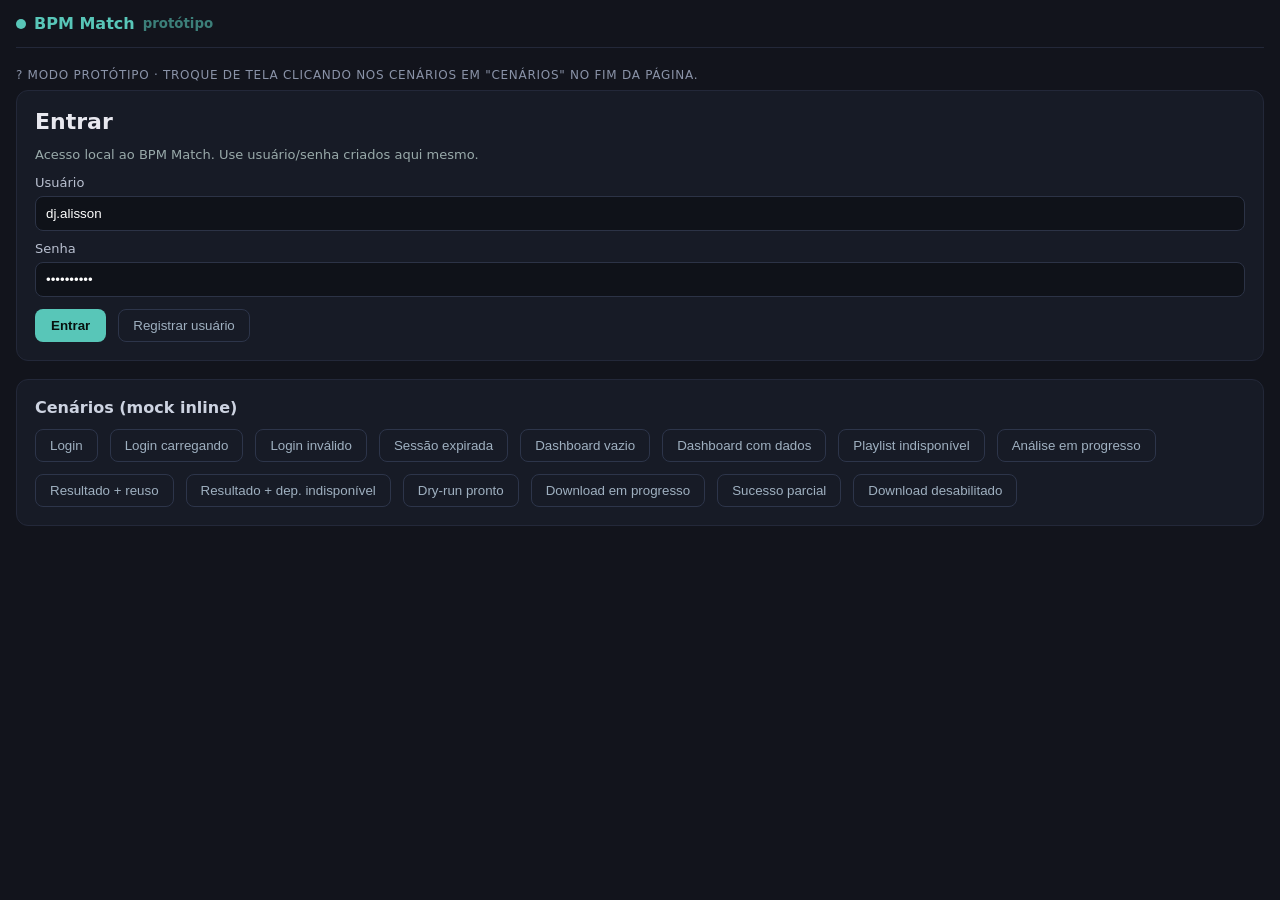
<file: docs/features/prototypes/playlist-bpm-download-flow.html>
<!doctype html>
<html lang="pt-BR">
<head>
<meta charset="utf-8">
<meta name="viewport" content="width=device-width, initial-scale=1">
<title>Protótipo — Fluxo Spotify → BPM Match → Download</title>
<style>
:root { color-scheme: dark; }
* { box-sizing: border-box; }
body { font-family: system-ui, -apple-system, sans-serif; background:#12141c; color:#e8e8ef; margin:0; padding:0 16px 60px; }
.topbar { display:flex; align-items:center; gap:24px; padding:14px 0; border-bottom:1px solid #232839; margin-bottom:20px; }
.brand { font-weight:700; color:#58c6b8; display:flex; align-items:center; gap:8px; }
.brand .dot { width:10px; height:10px; border-radius:50%; background:#58c6b8; display:inline-block; }
nav { display:flex; gap:6px; flex-wrap:wrap; }
nav button { background:transparent; color:#9aa; border:1px solid transparent; padding:6px 12px; border-radius:8px; cursor:pointer; }
nav button.active { background:#1e2430; color:#fff; border-color:#2a3242; }
.spacer { flex:1; }
.user { color:#9aa; font-size:13px; }
.card { background:#171b26; border:1px solid #232839; border-radius:12px; padding:18px; margin-bottom:18px; }
h1 { font-size:22px; margin:0 0 6px; }
h2 { font-size:16px; margin:0 0 12px; color:#cdd3e1; }
.muted { color:#9aa; font-size:13px; }
.row { display:flex; gap:12px; align-items:center; flex-wrap:wrap; }
.fields { display:grid; grid-template-columns: repeat(auto-fit, minmax(180px, 1fr)); gap:12px; margin-bottom:12px; }
label { display:flex; flex-direction:column; gap:6px; font-size:13px; color:#b9c0d0; }
input, select { padding:9px 10px; border-radius:8px; border:1px solid #2c3346; background:#0f1219; color:#fff; }
button.primary { background:#58c6b8; color:#08110f; border:none; padding:9px 16px; border-radius:8px; font-weight:600; cursor:pointer; }
button.ghost { background:transparent; color:#9fb0c0; border:1px solid #2d354a; padding:8px 14px; border-radius:8px; cursor:pointer; }
button.danger { background:#ff7b72; color:#160b0a; border:none; padding:9px 16px; border-radius:8px; font-weight:700; cursor:pointer; }
button.danger:disabled { opacity:.5; cursor:not-allowed; }
button.loading { position:relative; color:transparent !important; }
button.loading::after { content:""; position:absolute; inset:0; margin:auto; width:16px; height:16px; border:2px solid rgba(0,0,0,.25); border-top-color:#000; border-radius:50%; animation:spin 0.8s linear infinite; }
@keyframes spin { to { transform: rotate(360deg); } }
table { border-collapse:collapse; width:100%; font-size:13px; }
th, td { border-bottom:1px solid #232839; padding:8px 10px; text-align:left; vertical-align:top; }
th { color:#9aa; font-weight:600; }
.badge-ok { color:#4cd4a3; font-weight:700; }
.badge-no { color:#ff7b72; font-weight:700; }
.badge-mid { color:#e3b341; font-weight:700; }
.badge-dep { color:#8ab4ff; font-weight:700; }
.error { color:#ff7b72; font-size:13px; }
.banner { background:#13202c; border:1px solid #23506b; border-radius:8px; padding:10px 12px; font-size:13px; margin:10px 0; }
.banner.ok { background:#0e2a20; border-color:#1f5740; color:#9fe8c3; }
.banner.err { background:#33191a; border-color:#6b2323; color:#ffa7a0; }
.progress { height:8px; background:#232839; border-radius:6px; overflow:hidden; margin:8px 0; }
.progress > span { display:block; height:100%; background:#58c6b8; width:0%; transition:width .3s; }
.hidden { display:none !important; }
.grid { display:grid; grid-template-columns:repeat(auto-fit,minmax(160px,1fr)); gap:12px; margin-bottom:18px; }
.tile { background:#171b26; border:1px solid #232839; border-radius:12px; padding:16px; }
.tile b { font-size:26px; display:block; }
.tile span { color:#9aa; font-size:13px; }
.steps ol { padding-left:20px; color:#b9c0d0; }
.checkbox-row { display:flex; gap:8px; align-items:center; }
.swatch { margin:18px 0 8px; font-size:12px; color:#8a93a8; letter-spacing:.06em; text-transform:uppercase; }
</style>
</head>
<body>

<header class="topbar">
  <div class="brand"><span class="dot"></span> BPM Match <small style="opacity:.6">protótipo</small></div>
  <div class="spacer"></div>
</header>

<p class="swatch">? Modo protótipo · troque de tela clicando nos cenários em "Cenários" no fim da página.</p>

<!-- ============================ LOGIN ============================ -->
<section id="view-login" class="card">
  <h1>Entrar</h1>
  <p class="muted">Acesso local ao BPM Match. Use usuário/senha criados aqui mesmo.</p>
  <label>Usuário<input id="login-user" value="dj.alisson"></label>
  <label style="margin-top:10px">Senha<input id="login-pass" type="password" value="senha12345"></label>
  <p id="login-error" class="error hidden"></p>
  <div class="row" style="margin-top:12px">
    <button id="login-btn" class="primary">Entrar</button>
    <button id="login-loading-btn" class="primary loading" disabled>Entrando…</button>
    <button class="ghost" id="login-link">Registrar usuário</button>
  </div>
</section>

<section id="view-expired" class="card hidden">
  <h1>Sessão expirada</h1>
  <p class="error">Sua sessão expirou. Entre novamente para continuar — seus dados (playlists e imports) continuam salvos.</p>
  <button id="expired-login" class="primary">Voltar ao login</button>
</section>

<!-- ============================ APP ============================ -->
<section id="view-app" class="hidden">
  <header class="topbar" style="border-bottom:none;margin-bottom:2px">
    <nav>
      <button class="active">Dashboard</button>
      <button>Importar</button>
      <button>BPM Match</button>
      <button>Biblioteca</button>
      <button>Relatórios</button>
    </nav>
    <div class="spacer"></div>
    <span class="user">dj.alisson</span>
    <button class="ghost">Sair</button>
  </header>

  <!-- Dashboard -->
  <div class="card">
    <h2>Dashboard</h2>
    <div class="grid">
      <div class="tile"><b id="dash-playlists">3</b><span>Playlists</span></div>
      <div class="tile"><b id="dash-analises">2</b><span>Análises</span></div>
      <div class="tile"><b id="dash-arquivos">0</b><span>Arquivos na biblioteca</span></div>
      <div class="tile"><b id="dash-relatorios">1</b><span>Relatórios</span></div>
    </div>
    <div id="dash-empty" class="banner hidden">Você ainda não importou playlists. Comece em <b>Importar</b>.</div>
    <div class="steps">
      <ol>
        <li>Importe uma playlist do Spotify ou envie um arquivo.</li>
        <li>Rode o BPM Match com o BPM alvo do set.</li>
        <li>Revise e selecione as faixas que quer baixar.</li>
        <li>Valide em dry-run e confirme o download.</li>
      </ol>
    </div>
  </div>

  <!-- Import -->
  <div class="card">
    <h2>Importar faixas</h2>
    <p id="spotify-status" class="muted">✓ Spotify conectado</p>
    <div class="row" style="margin-bottom:10px">
      <select id="playlist-select" style="min-width:280px">
        <option>Tech House 2026 (124 faixas)</option>
        <option>Melodic Warm-up (98 faixas)</option>
        <option>Peak Time Tools (150 faixas)</option>
      </select>
      <button class="primary">Importar selecionada</button>
      <button class="ghost">Recarregar playlists</button>
    </div>
    <p id="playlist-unavailable" class="error hidden">Playlist indisponível. Reconecte o Spotify ou escolha outra.</p>
  </div>

  <!-- BPM Match -->
  <div class="card">
    <h2>BPM Match</h2>
    <div class="fields">
      <label>Origem<select><option>Tech House 2026 (124 faixas)</option><option>Arquivo: set.md</option></select></label>
      <label>BPM alvo<input type="number" value="125"></label>
      <label>Tolerância (±3)<input type="range" min="1" max="10" value="3"></label>
      <label>Nome da análise<input value="Tech House 125"></label>
    </div>
    <button class="primary">Analisar</button>
  </div>

  <!-- BPM em progresso -->
  <div class="card" id="analysis-loading">
    <h2>Analisando “Tech House 125”…</h2>
    <p class="muted">Buscando candidatos no catálogo e calculando compatibilidade (faixa 42/124).</p>
    <div class="progress"><span style="width:34%"></span></div>
  </div>

  <!-- BPM resultado -->
  <div class="card" id="analysis-result">
    <div class="row">
      <h2>Tech House 125 · alvo 125 BPM ±3</h2>
      <span class="muted">124 faixas · 58 recomendadas · 31 rejeitadas · 20 insuficientes · 15 conflito · confiança média 87%</span>
    </div>
    <div id="reuse-banner" class="banner ok hidden">Análise já existente para esta playlist — reutilizada de 08/set 21:42.<button class="ghost" style="margin-left:8px">Reanalisar</button></div>
    <div id="catalog-banner" class="banner err hidden">Catálogo Tidal indisponível em parte da análise — resultados marcam “dependência indisponível” e não são tratados como ausência de dados.</div>
    <table>
      <thead><tr><th>Sel.</th><th>Faixa</th><th>BPM</th><th>Conf.</th><th>Decisão</th><th>Como</th><th>Revisão</th></tr></thead>
      <tbody>
        <tr><td><input type="checkbox" id="sel-1"></td><td>One More Time<br><span class="muted">Daft Punk</span></td><td>126</td><td>93%</td><td><span class="badge-ok">RECOMENDADA</span></td><td>Título 100% · BPM 126 (1 do alvo)</td><td><button class="ghost">aprovar</button> <button class="ghost">rejeitar</button></td></tr>
        <tr><td><input type="checkbox"></td><td>Get Lucky (Clean)<br><span class="muted">Daft Punk, Pharrell</span></td><td>123</td><td>88%</td><td><span class="badge-ok">RECOMENDADA</span></td><td>Título 90% · versão clean detectada</td><td><button class="ghost">aprovar</button> <button class="ghost">rejeitar</button></td></tr>
        <tr><td><input type="checkbox"></td><td>Instant Crush<br><span class="muted">Daft Punk, J. Casablancas</span></td><td>102</td><td>71%</td><td><span class="badge-no">REJEITADA</span></td><td>BPM 102 longe do alvo</td><td><button class="ghost">aprovar</button> <button class="ghost">rejeitar</button></td></tr>
        <tr><td><input type="checkbox" disabled></td><td>Faixa sem metadados<br><span class="muted">Artista Desconhecido</span></td><td>—</td><td>12%</td><td><span class="badge-mid">INSUFICIENTE</span></td><td>Nenhum candidato com BPM</td><td>—</td></tr>
        <tr><td><input type="checkbox" disabled></td><td>Around the World<br><span class="muted">Daft Punk</span></td><td>121/133</td><td>40%</td><td><span class="badge-no">CONFLITO</span></td><td>Candidatos com BPM divergentes</td><td><button class="ghost">aprovar</button> <button class="ghost">rejeitar</button></td></tr>
        <tr><td><input type="checkbox" disabled></td><td>Voyager<br><span class="muted">Daft Punk</span></td><td>—</td><td>0%</td><td><span class="badge-dep">DEP. INDISPONÍVEL</span></td><td>Catálogo indisponível — não é ausência de dados</td><td>—</td></tr>
      </tbody>
    </table>
    <p class="muted" style="margin-top:8px">Marque as faixas que deseja levar para a biblioteca (nenhuma vem pré-selecionada).</p>
    <div class="row"><button class="primary" id="go-library">Ir para biblioteca com 2 selecionadas</button><button class="ghost">Exportar MD</button><button class="ghost">Exportar CSV</button><button class="ghost">Exportar HTML</button></div>
  </div>

  <!-- Biblioteca -->
  <div class="card" id="library-card">
    <h2>Biblioteca e downloads</h2>
    <p class="muted">Diretório: ./downloads · 3 arquivos.</p>
    <table>
      <thead><tr><th>Faixa</th><th>Status</th><th>Qualidade</th><th>Motivo</th></tr></thead>
      <tbody>
        <tr><td>One More Time — Daft Punk</td><td><span class="badge-ok">found</span></td><td>HI_RES_LOSSLESS</td><td>Candidato Tidal 1001</td></tr>
        <tr><td>Inner City — Good Life</td><td><span class="badge-no">not_found</span></td><td>—</td><td>Sem qualidade aceitável (HI_RES_LOSSLESS/LOSSLESS)</td></tr>
      </tbody>
    </table>
    <div class="banner ok">Dry-run pronto. 1 faixa apta para confirmação (expira em 15 min).</div>
    <div class="row">
      <button class="danger" id="confirm-download">Confirmar download da faixa selecionada</button>
      <button class="ghost">Refazer dry-run</button>
    </div>
  </div>

  <!-- Download progresso -->
  <div class="card hidden" id="download-progress">
    <h2>Job <span id="job-id">download_a3f2</span> · em andamento</h2>
    <div class="progress"><span id="dl-bar" style="width:66%"></span></div>
    <p class="muted" id="dl-feedback">2 de 3 faixas concluídas…</p>
    <table>
      <thead><tr><th>Faixa</th><th>Status</th><th>Arquivo / Erro</th></tr></thead>
      <tbody>
        <tr><td>One More Time</td><td><span class="badge-ok">baixada</span></td><td>One More Time - Daft Punk.m4a (8,2 MB)</td></tr>
        <tr><td>Get Lucky</td><td><span class="badge-mid">baixando…</span></td><td>—</td></tr>
        <tr><td>Da Funk</td><td><span class="badge-no">falha</span></td><td>HTTP 403 Forbidden</td></tr>
      </tbody>
    </table>
  </div>

  <!-- Download concluído parcial -->
  <div class="card hidden" id="download-done">
    <h2>Job concluído · 2 baixadas · 1 falha</h2>
    <p class="muted">Confira o relatório de falhas em ./downloads/not_found.txt.</p>
  </div>
</section>

<!-- ============================ CENÁRIOS ============================ -->
<section class="card">
  <h2>Cenários (mock inline)</h2>
  <div class="row">
    <button class="ghost" data-sc="login">Login</button>
    <button class="ghost" data-sc="login-loading">Login carregando</button>
    <button class="ghost" data-sc="login-invalid">Login inválido</button>
    <button class="ghost" data-sc="expired">Sessão expirada</button>
    <button class="ghost" data-sc="dash-empty">Dashboard vazio</button>
    <button class="ghost" data-sc="dash">Dashboard com dados</button>
    <button class="ghost" data-sc="pl-unavailable">Playlist indisponível</button>
    <button class="ghost" data-sc="analysis-loading">Análise em progresso</button>
    <button class="ghost" data-sc="analysis">Resultado + reuso</button>
    <button class="ghost" data-sc="analysis-dep">Resultado + dep. indisponível</button>
    <button class="ghost" data-sc="dryrun">Dry-run pronto</button>
    <button class="ghost" data-sc="download-running">Download em progresso</button>
    <button class="ghost" data-sc="download-partial">Sucesso parcial</button>
    <button class="ghost" data-sc="download-disabled">Download desabilitado</button>
  </div>
</section>

<script>
(function () {
  const $ = (s) => document.querySelector(s);
  const hide = (sel) => $(sel).classList.add("hidden");
  const show = (sel) => $(sel).classList.remove("hidden");
  let logged = false;

  function showLogin() { show("#view-login"); hide("#view-expired"); hide("#view-app"); $("#login-error").classList.add("hidden"); $("#login-btn").classList.remove("hidden"); $("#login-loading-btn").classList.add("hidden"); }
  function showApp() { hide("#view-login"); hide("#view-expired"); show("#view-app"); }

  $("#login-btn").onclick = () => { $("#login-btn").classList.add("hidden"); $("#login-loading-btn").classList.remove("hidden"); setTimeout(() => { showApp(); goLib(false); }, 700); };
  $("#login-link").onclick = () => { $("#login-error").textContent = "Conta criada. Faça login."; $("#login-error").className = "banner ok"; };
  $("#expired-login").onclick = showLogin;

  const banners = { reuse: $("#reuse-banner"), catalog: $("#catalog-banner") };
  const progress = $("#download-progress"), done = $("#download-done"), lib = $("#library-card");

  function goLib(visible) {
    document.querySelectorAll("#view-app .card").forEach((c) => { if (c.id && !["download-progress","download-done"].includes(c.id)) c.classList.add("hidden"); });
    [lib].forEach((c) => { if (visible) c.classList.remove("hidden"); });
    lib.classList.remove("hidden");
  }

  const scen = {
    "login": showLogin,
    "login-loading": () => { showLogin(); $("#login-btn").classList.add("hidden"); $("#login-loading-btn").classList.remove("hidden"); },
    "login-invalid": () => { showLogin(); $("#login-error").textContent = "Usuário ou senha inválidos."; $("#login-error").className = "error"; },
    "expired": () => { showApp(); goLib(false); hide("#view-app"); show("#view-expired"); logged = true; },
    "dash-empty": () => { showApp(); goLib(false); show("#dash-empty"); $("#dash-playlists").textContent = 0; $("#dash-analises").textContent = 0; $("#dash-arquivos").textContent = 0; $("#dash-relatorios").textContent = 0; },
    "dash": () => { showApp(); goLib(false); hide("#dash-empty"); $("#dash-playlists").textContent = 3; $("#dash-analises").textContent = 2; $("#dash-arquivos").textContent = 0; $("#dash-relatorios").textContent = 1; },
    "pl-unavailable": () => { showApp(); goLib(false); show("#playlist-unavailable"); },
    "analysis-loading": () => { showApp(); goLib(false); show("#analysis-loading"); },
    "analysis": () => { showApp(); goLib(false); banners.reuse.classList.remove("hidden"); banners.catalog.classList.add("hidden"); },
    "analysis-dep": () => { showApp(); goLib(false); banners.reuse.classList.add("hidden"); banners.catalog.classList.remove("hidden"); },
    "dryrun": () => { showApp(); goLib(true); hide("#download-progress"); hide("#download-done"); },
    "download-running": () => { showApp(); goLib(true); show("#download-progress"); hide("#download-done"); },
    "download-partial": () => { showApp(); goLib(true); hide("#download-progress"); show("#download-done"); },
    "download-disabled": () => { showApp(); goLib(true); const b = $("#confirm-download"); b.disabled = true; b.textContent = "Selecione ao menos 1 faixa para confirmar"; },
  };
  document.querySelectorAll("[data-sc]").forEach((b) => (b.onclick = () => scen[b.dataset.sc]?.()));
  showLogin();
})();
</script>
</body>
</html>
</file>
